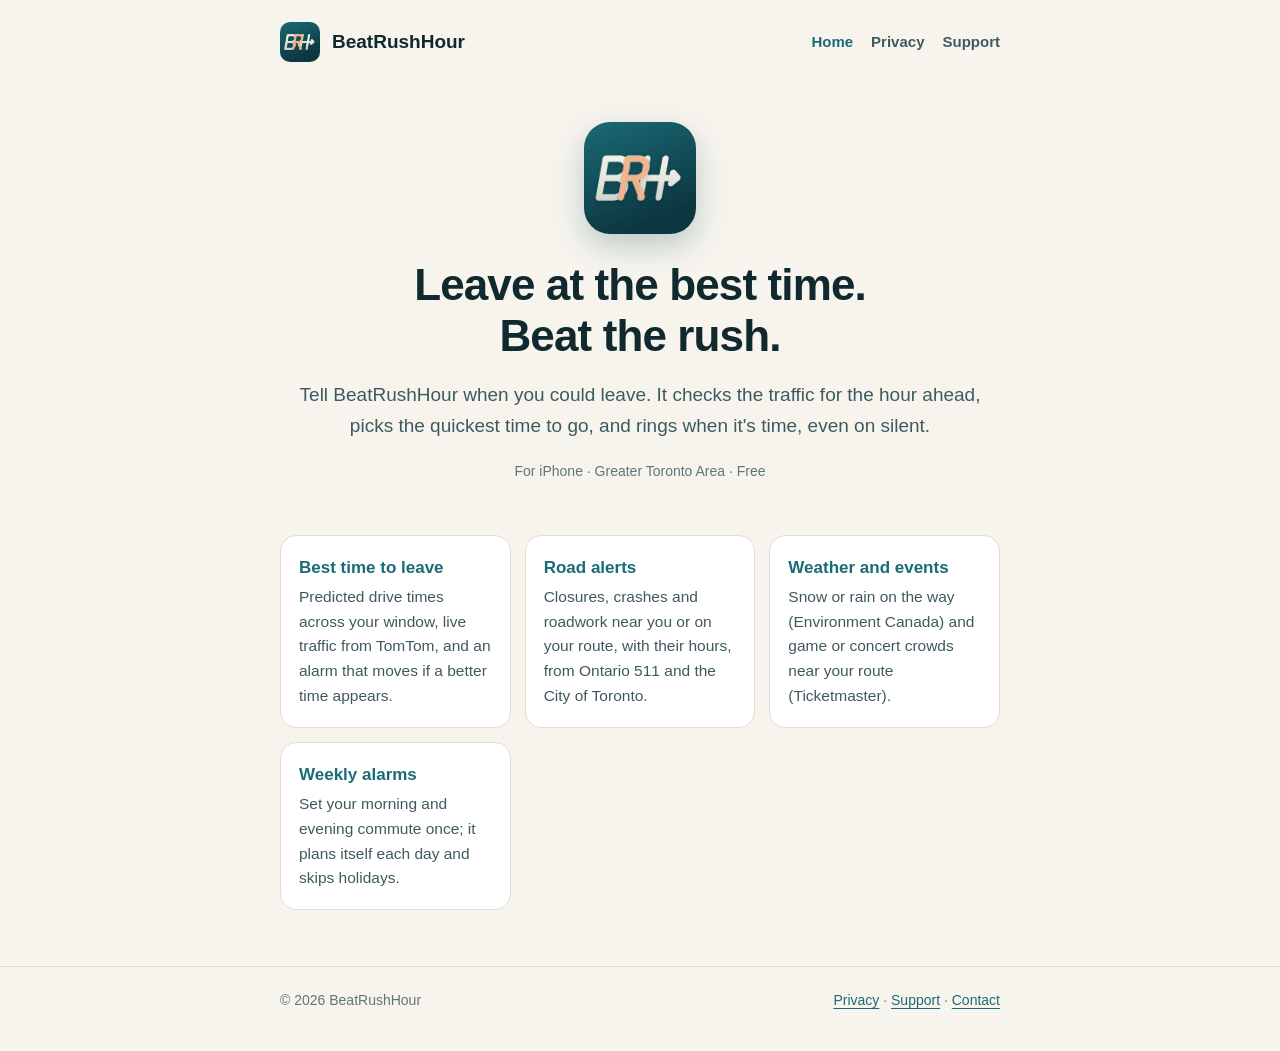
<file: index.html>
<!doctype html>
<html lang="en">
<head>
<meta charset="utf-8">
<meta name="viewport" content="width=device-width, initial-scale=1">
<title>BeatRushHour</title>
<meta name="description" content="BeatRushHour finds the best time to leave for your drive in the GTA, and wakes you when it's time.">
<link rel="icon" href="favicon.png">
<link rel="stylesheet" href="style.css">
</head>
<body>
<header><div class="wrap">
  <a class="brand" href="./"><img src="icon.png" alt="">BeatRushHour</a>
  <nav><a href="./" aria-current="page">Home</a><a href="privacy.html">Privacy</a><a href="support.html">Support</a></nav>
</div></header>
<main><div class="wrap">
<section class="hero">
  <img src="icon.png" alt="BeatRushHour app icon">
  <h1>Leave at the best time.<br>Beat the rush.</h1>
  <p class="lead">Tell BeatRushHour when you could leave. It checks the traffic for the hour ahead, picks the
  quickest time to go, and rings when it's time, even on silent.</p>
  <p class="meta">For iPhone · Greater Toronto Area · Free</p>
</section>
<div class="cards">
  <div class="card"><h3>Best time to leave</h3><p>Predicted drive times across your window, live traffic from TomTom, and an alarm that moves if a better time appears.</p></div>
  <div class="card"><h3>Road alerts</h3><p>Closures, crashes and roadwork near you or on your route, with their hours, from Ontario 511 and the City of Toronto.</p></div>
  <div class="card"><h3>Weather and events</h3><p>Snow or rain on the way (Environment Canada) and game or concert crowds near your route (Ticketmaster).</p></div>
  <div class="card"><h3>Weekly alarms</h3><p>Set your morning and evening commute once; it plans itself each day and skips holidays.</p></div>
</div>
</div></main>
<footer><div class="wrap"><span>© 2026 BeatRushHour</span><span><a href="privacy.html">Privacy</a> · <a href="support.html">Support</a> · <a href="mailto:marifali2000@gmail.com">Contact</a></span></div></footer>
</body>
</html>
</file>
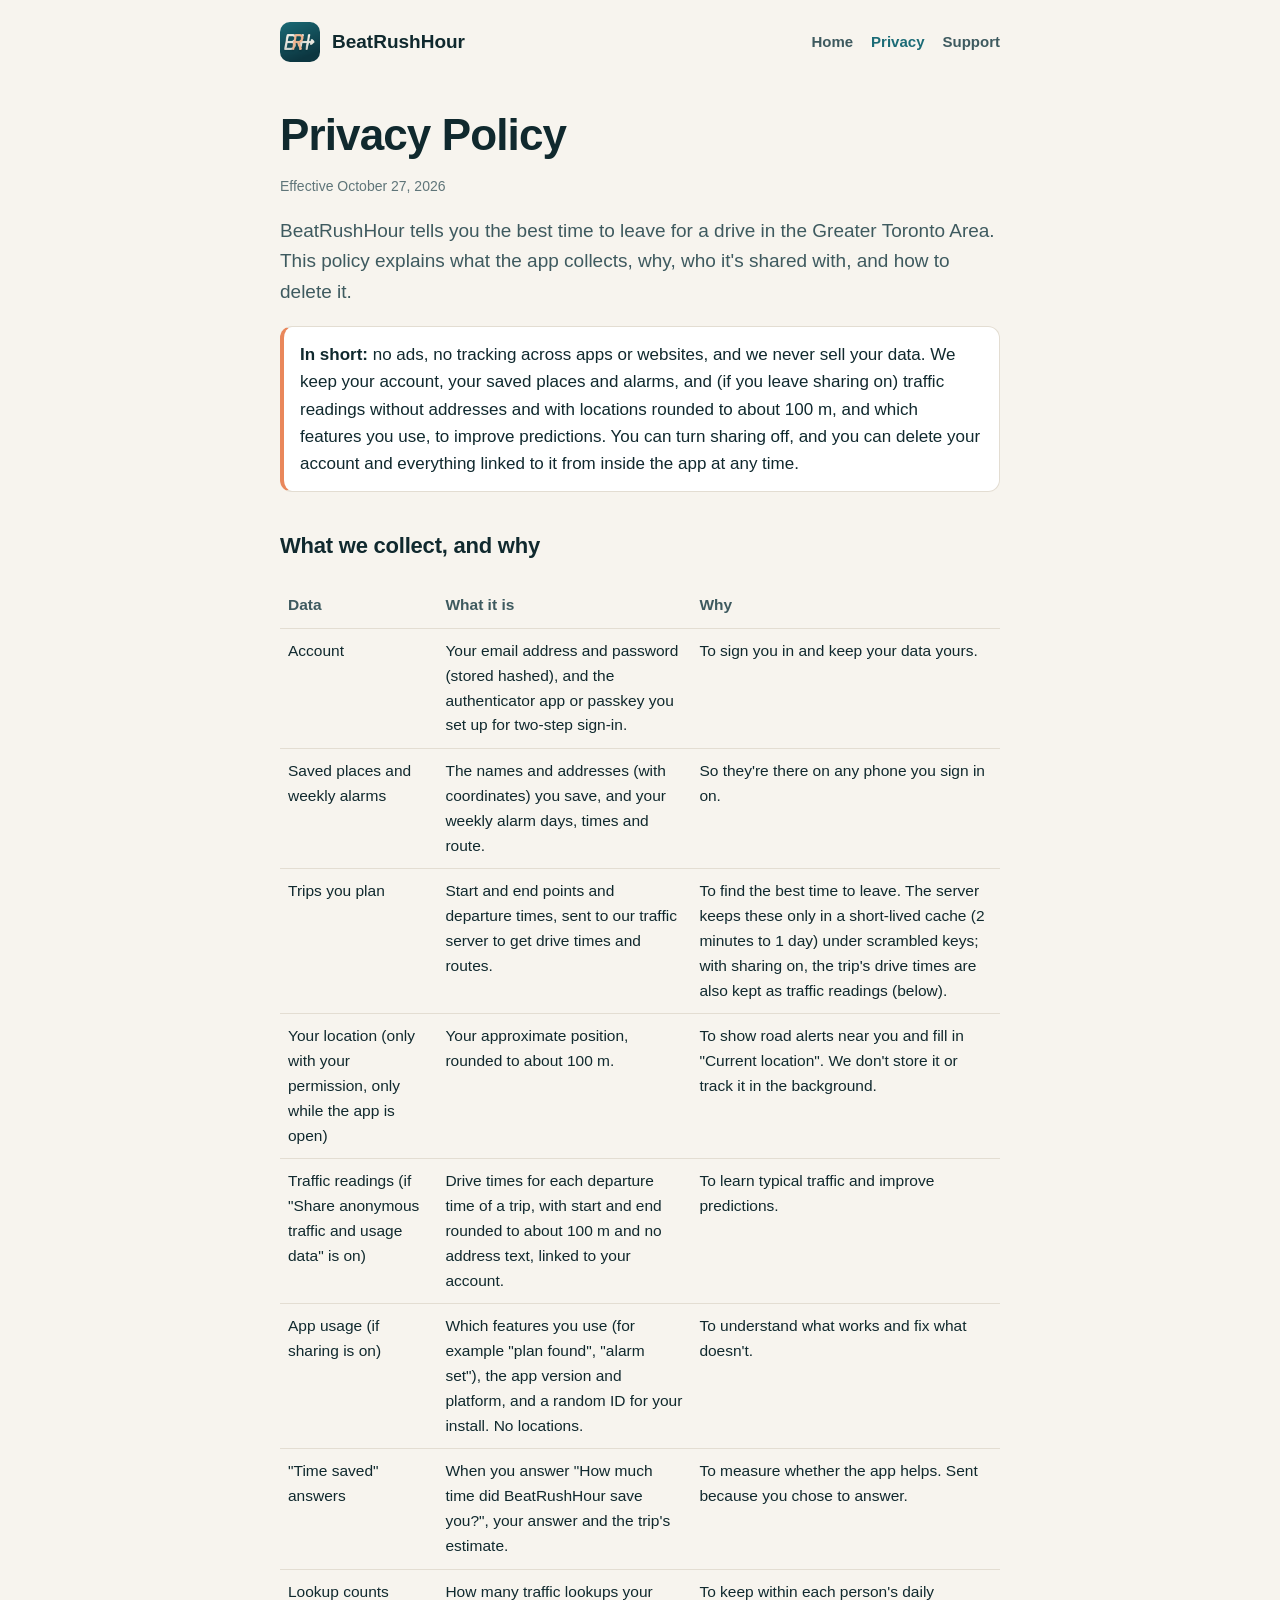
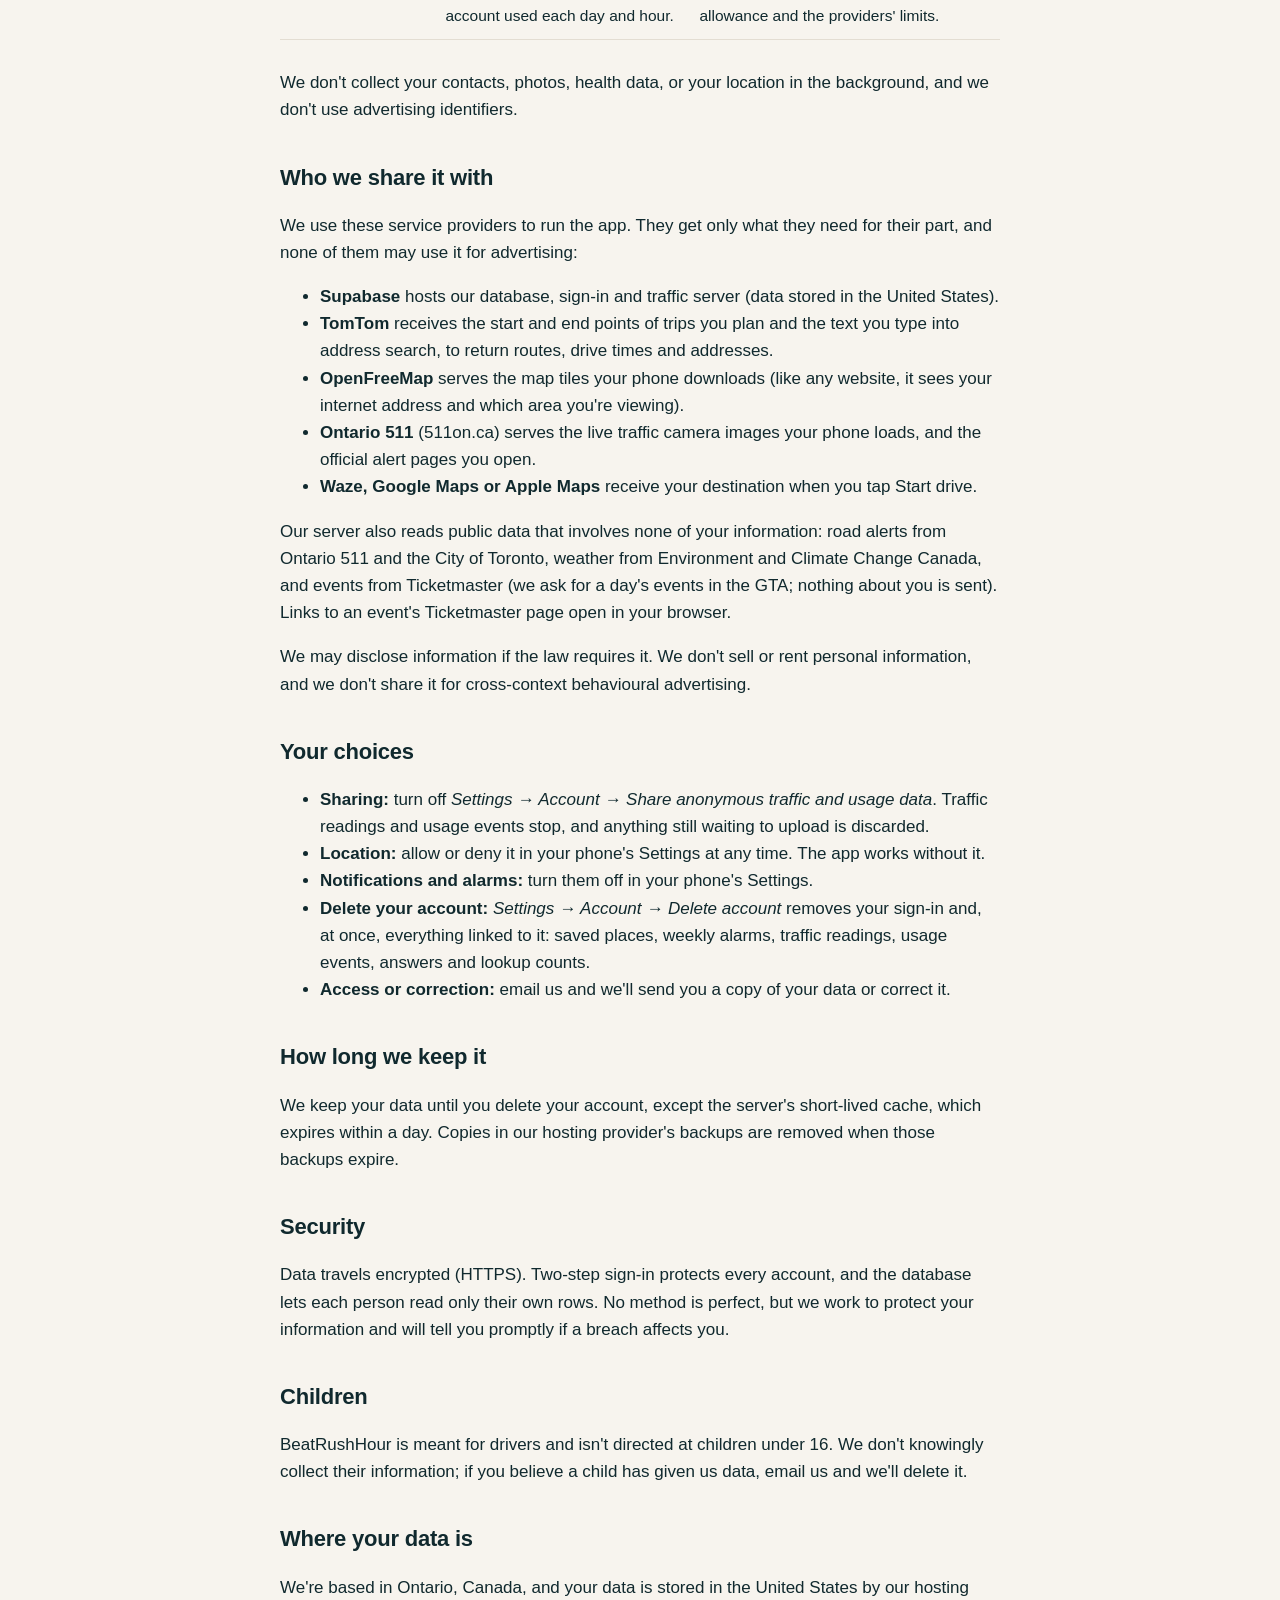
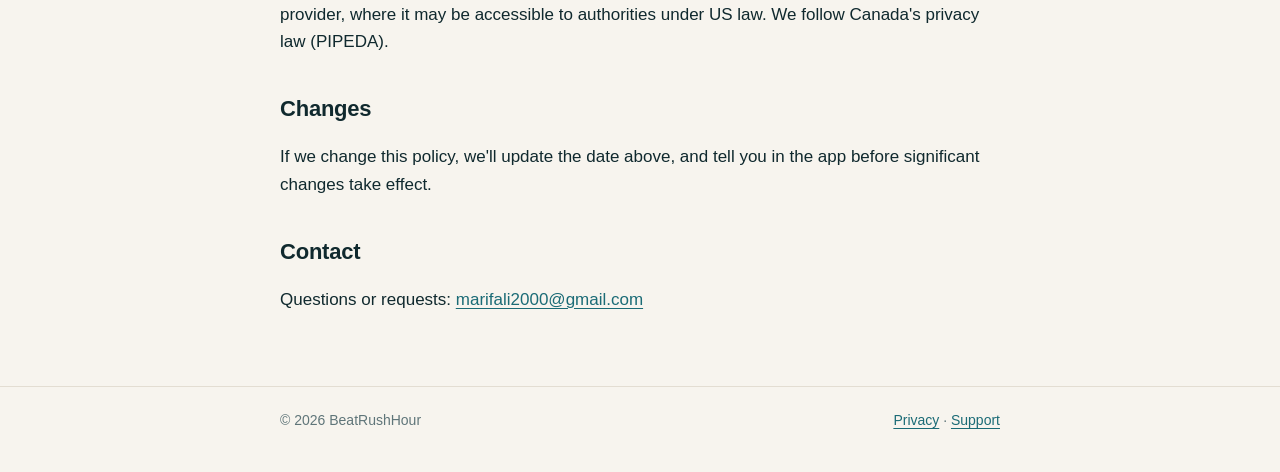
<file: privacy.html>
<!doctype html>
<html lang="en">
<head>
<meta charset="utf-8">
<meta name="viewport" content="width=device-width, initial-scale=1">
<title>Privacy Policy · BeatRushHour</title>
<meta name="description" content="What BeatRushHour collects, why, who it's shared with, and how to delete it.">
<link rel="icon" href="favicon.png">
<link rel="stylesheet" href="style.css">
</head>
<body>
<header><div class="wrap">
  <a class="brand" href="./"><img src="icon.png" alt="">BeatRushHour</a>
  <nav><a href="./">Home</a><a href="privacy.html" aria-current="page">Privacy</a><a href="support.html">Support</a></nav>
</div></header>
<main><div class="wrap">
<h1>Privacy Policy</h1>
<p class="meta">Effective October 27, 2026</p>

<p class="lead">BeatRushHour tells you the best time to leave for a drive in the Greater Toronto Area. This policy
explains what the app collects, why, who it's shared with, and how to delete it.</p>

<div class="callout"><strong>In short:</strong> no ads, no tracking across apps or websites, and we never sell your
data. We keep your account, your saved places and alarms, and (if you leave sharing on) traffic readings
without addresses and with locations rounded to about 100 m, and which features you use, to improve
predictions. You can turn sharing off, and you can delete your account and
everything linked to it from inside the app at any time.</div>

<h2>What we collect, and why</h2>
<div class="table-scroll"><table>
<thead><tr><th>Data</th><th>What it is</th><th>Why</th></tr></thead>
<tbody>
<tr><td>Account</td><td>Your email address and password (stored hashed), and the authenticator app or passkey you set up for two-step sign-in.</td><td>To sign you in and keep your data yours.</td></tr>
<tr><td>Saved places and weekly alarms</td><td>The names and addresses (with coordinates) you save, and your weekly alarm days, times and route.</td><td>So they're there on any phone you sign in on.</td></tr>
<tr><td>Trips you plan</td><td>Start and end points and departure times, sent to our traffic server to get drive times and routes.</td><td>To find the best time to leave. The server keeps these only in a short-lived cache (2 minutes to 1 day) under scrambled keys; with sharing on, the trip's drive times are also kept as traffic readings (below).</td></tr>
<tr><td>Your location (only with your permission, only while the app is open)</td><td>Your approximate position, rounded to about 100 m.</td><td>To show road alerts near you and fill in "Current location". We don't store it or track it in the background.</td></tr>
<tr><td>Traffic readings (if "Share anonymous traffic and usage data" is on)</td><td>Drive times for each departure time of a trip, with start and end rounded to about 100 m and no address text, linked to your account.</td><td>To learn typical traffic and improve predictions.</td></tr>
<tr><td>App usage (if sharing is on)</td><td>Which features you use (for example "plan found", "alarm set"), the app version and platform, and a random ID for your install. No locations.</td><td>To understand what works and fix what doesn't.</td></tr>
<tr><td>"Time saved" answers</td><td>When you answer "How much time did BeatRushHour save you?", your answer and the trip's estimate.</td><td>To measure whether the app helps. Sent because you chose to answer.</td></tr>
<tr><td>Lookup counts</td><td>How many traffic lookups your account used each day and hour.</td><td>To keep within each person's daily allowance and the providers' limits.</td></tr>
</tbody>
</table></div>
<p>We don't collect your contacts, photos, health data, or your location in the background, and we don't use
advertising identifiers.</p>

<h2>Who we share it with</h2>
<p>We use these service providers to run the app. They get only what they need for their part, and none of them
may use it for advertising:</p>
<ul>
  <li><strong>Supabase</strong> hosts our database, sign-in and traffic server (data stored in the United States).</li>
  <li><strong>TomTom</strong> receives the start and end points of trips you plan and the text you type into
  address search, to return routes, drive times and addresses.</li>
  <li><strong>OpenFreeMap</strong> serves the map tiles your phone downloads (like any website, it sees your
  internet address and which area you're viewing).</li>
  <li><strong>Ontario 511</strong> (511on.ca) serves the live traffic camera images your phone loads, and the
  official alert pages you open.</li>
  <li><strong>Waze, Google Maps or Apple Maps</strong> receive your destination when you tap Start drive.</li>
</ul>
<p>Our server also reads public data that involves none of your information: road alerts from Ontario 511 and
the City of Toronto, weather from Environment and Climate Change Canada, and events from Ticketmaster (we
ask for a day's events in the GTA; nothing about you is sent). Links to an event's Ticketmaster page open in
your browser.</p>
<p>We may disclose information if the law requires it. We don't sell or rent personal information, and we
don't share it for cross-context behavioural advertising.</p>

<h2>Your choices</h2>
<ul>
  <li><strong>Sharing:</strong> turn off <em>Settings → Account → Share anonymous traffic and usage data</em>.
  Traffic readings and usage events stop, and anything still waiting to upload is discarded.</li>
  <li><strong>Location:</strong> allow or deny it in your phone's Settings at any time. The app works without it.</li>
  <li><strong>Notifications and alarms:</strong> turn them off in your phone's Settings.</li>
  <li><strong>Delete your account:</strong> <em>Settings → Account → Delete account</em> removes your sign-in and,
  at once, everything linked to it: saved places, weekly alarms, traffic readings, usage events, answers and
  lookup counts.</li>
  <li><strong>Access or correction:</strong> email us and we'll send you a copy of your data or correct it.</li>
</ul>

<h2>How long we keep it</h2>
<p>We keep your data until you delete your account, except the server's short-lived cache, which expires within
a day. Copies in our hosting provider's backups are removed when those backups expire.</p>

<h2>Security</h2>
<p>Data travels encrypted (HTTPS). Two-step sign-in protects every account, and the database lets each person
read only their own rows. No method is perfect, but we work to protect your information and will tell you
promptly if a breach affects you.</p>

<h2>Children</h2>
<p>BeatRushHour is meant for drivers and isn't directed at children under 16. We don't knowingly collect their
information; if you believe a child has given us data, email us and we'll delete it.</p>

<h2>Where your data is</h2>
<p>We're based in Ontario, Canada, and your data is stored in the United States by our hosting provider, where it
may be accessible to authorities under US law. We follow Canada's privacy law (PIPEDA).</p>

<h2>Changes</h2>
<p>If we change this policy, we'll update the date above, and tell you in the app before significant changes take
effect.</p>

<h2>Contact</h2>
<p>Questions or requests: <a href="mailto:marifali2000@gmail.com">marifali2000@gmail.com</a></p>
</div></main>
<footer><div class="wrap"><span>© 2026 BeatRushHour</span><span><a href="privacy.html">Privacy</a> · <a href="support.html">Support</a></span></div></footer>
</body>
</html>
</file>
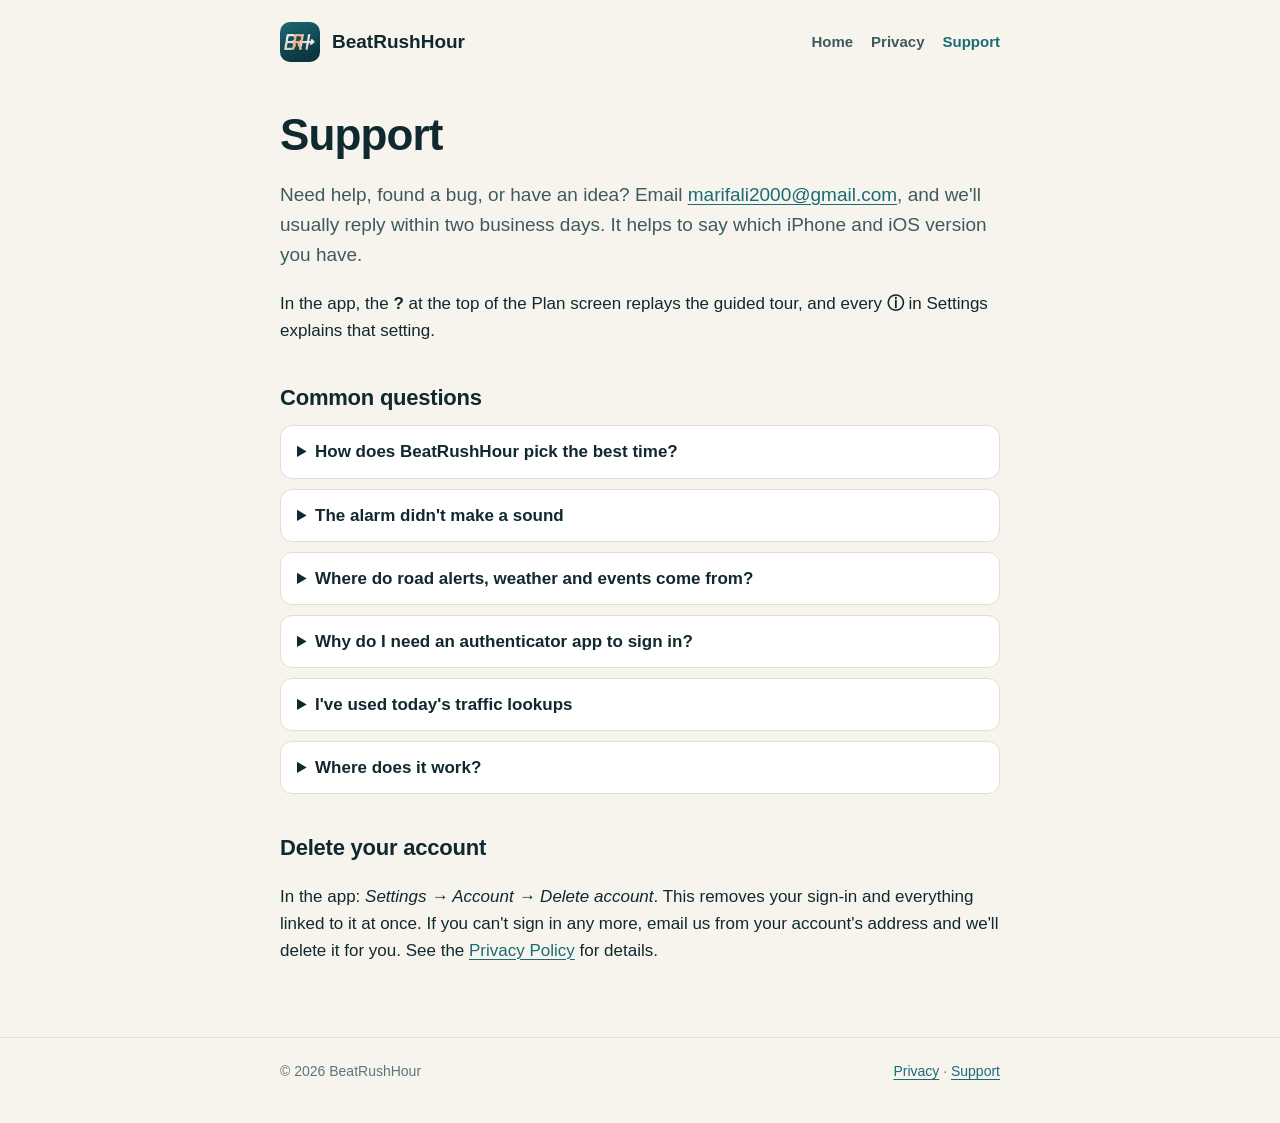
<file: support.html>
<!doctype html>
<html lang="en">
<head>
<meta charset="utf-8">
<meta name="viewport" content="width=device-width, initial-scale=1">
<title>Support · BeatRushHour</title>
<meta name="description" content="Help with BeatRushHour: alarms, road alerts, sign-in and your account.">
<link rel="icon" href="favicon.png">
<link rel="stylesheet" href="style.css">
</head>
<body>
<header><div class="wrap">
  <a class="brand" href="./"><img src="icon.png" alt="">BeatRushHour</a>
  <nav><a href="./">Home</a><a href="privacy.html">Privacy</a><a href="support.html" aria-current="page">Support</a></nav>
</div></header>
<main><div class="wrap">
<h1>Support</h1>
<p class="lead">Need help, found a bug, or have an idea? Email
<a href="mailto:marifali2000@gmail.com?subject=BeatRushHour%20support">marifali2000@gmail.com</a>, and we'll
usually reply within two business days. It helps to say which iPhone and iOS version you have.</p>
<p>In the app, the <strong>?</strong> at the top of the Plan screen replays the guided tour, and every
<strong>ⓘ</strong> in Settings explains that setting.</p>

<h2>Common questions</h2>
<details><summary>How does BeatRushHour pick the best time?</summary>
<p>You choose the earliest time you could leave, and BeatRushHour checks the predicted drive time across the hour
after it (live traffic from TomTom), then picks the quickest departure. Set the alarm and it keeps checking
until it's time, moving the alarm if a better time appears.</p></details>
<details><summary>The alarm didn't make a sound</summary>
<p>On iOS 26 or later, turn on <em>Settings → Alarm sound → Ring until stopped, even on silent</em> and allow
alarms when asked; the alarm then rings like the Clock app's, even on silent or in a Focus. If you said no
before, turn alarms on in your iPhone's Settings → Apps → BeatRushHour. On older iOS versions the phone plays the
sound once, and not when it's on silent.</p></details>
<details><summary>Where do road alerts, weather and events come from?</summary>
<p>Road closures, crashes and roadwork come from Ontario 511 (511on.ca) and the City of Toronto, weather from
Environment and Climate Change Canada, and big games and concerts from Ticketmaster. Each alert links to its
official page. Times are as published by the source.</p></details>
<details><summary>Why do I need an authenticator app to sign in?</summary>
<p>Two-step sign-in keeps your saved places and trips private even if your password leaks. Any authenticator
app works (for example Apple Passwords, Google Authenticator or Microsoft Authenticator).</p></details>
<details><summary>I've used today's traffic lookups</summary>
<p>Each account has a daily allowance of traffic lookups, which resets overnight (UTC). The gauge at the top of
the Plan screen shows what's left; a longer check interval in Settings uses fewer.</p></details>
<details><summary>Where does it work?</summary>
<p>Trip planning works anywhere in Canada. Road alerts, weather and events cover Ontario and the Greater Toronto
Area.</p></details>

<h2>Delete your account</h2>
<p>In the app: <em>Settings → Account → Delete account</em>. This removes your sign-in and everything linked to
it at once. If you can't sign in any more, email us from your account's address and we'll delete it for you.
See the <a href="privacy.html">Privacy Policy</a> for details.</p>
</div></main>
<footer><div class="wrap"><span>© 2026 BeatRushHour</span><span><a href="privacy.html">Privacy</a> · <a href="support.html">Support</a></span></div></footer>
</body>
</html>
</file>
<file: style.css>
:root {
  --bg: #F7F4EE; --card: #FFFFFF; --ink: #10292E; --ink-2: #3E5A5F; --muted: #5F7579;
  --teal: #145259; --teal-2: #1B6B76; --peach: #E9875B; --line: #E3DDD2;
  color-scheme: light dark;
}
@media (prefers-color-scheme: dark) {
  :root { --bg: #0C1F23; --card: #12292E; --ink: #EEF4F2; --ink-2: #C3D3D1; --muted: #9AB0B0; --teal: #7FD3DA; --teal-2: #9BE0E6; --peach: #FFB38A; --line: #21424A; }
}
* { box-sizing: border-box; }
html { -webkit-text-size-adjust: 100%; }
body { margin: 0; background: var(--bg); color: var(--ink); font: 17px/1.6 -apple-system, BlinkMacSystemFont, "Segoe UI", Roboto, Helvetica, Arial, sans-serif; }
a { color: var(--teal-2); text-underline-offset: 3px; }
.wrap { max-width: 760px; margin: 0 auto; padding: 0 20px; }
header { padding: 22px 0; }
header .wrap { display: flex; align-items: center; justify-content: space-between; gap: 16px; flex-wrap: wrap; }
.brand { display: flex; align-items: center; gap: 12px; text-decoration: none; color: var(--ink); font-weight: 800; font-size: 19px; }
.brand img { width: 40px; height: 40px; border-radius: 10px; }
nav { display: flex; gap: 18px; font-weight: 600; font-size: 15px; }
nav a { color: var(--ink-2); text-decoration: none; }
nav a[aria-current="page"] { color: var(--teal-2); }
main { padding: 8px 0 56px; }
h1 { font-size: clamp(30px, 6vw, 44px); line-height: 1.15; letter-spacing: -0.02em; margin: 18px 0 10px; }
h2 { font-size: 22px; margin: 36px 0 8px; letter-spacing: -0.01em; }
h3 { font-size: 17px; margin: 22px 0 4px; }
.lead { font-size: 19px; color: var(--ink-2); }
.meta { color: var(--muted); font-size: 14px; }
.hero { text-align: center; padding: 30px 0 10px; }
.hero img { width: 112px; height: 112px; border-radius: 26px; box-shadow: 0 12px 30px rgba(20, 82, 89, .25); }
.cards { display: grid; grid-template-columns: repeat(auto-fit, minmax(210px, 1fr)); gap: 14px; margin-top: 28px; }
.card { background: var(--card); border: 1px solid var(--line); border-radius: 16px; padding: 18px; }
.card h3 { margin-top: 0; color: var(--teal-2); }
.card p { margin: 0; color: var(--ink-2); font-size: 15.5px; }
.table-scroll { overflow-x: auto; }
table { width: 100%; border-collapse: collapse; margin: 12px 0; font-size: 15.5px; }
th, td { text-align: left; vertical-align: top; padding: 10px 8px; border-bottom: 1px solid var(--line); }
th { color: var(--ink-2); font-weight: 700; }
.callout { background: var(--card); border: 1px solid var(--line); border-left: 4px solid var(--peach); border-radius: 12px; padding: 14px 16px; margin: 18px 0; }
details { background: var(--card); border: 1px solid var(--line); border-radius: 12px; padding: 12px 16px; margin: 10px 0; }
summary { cursor: pointer; font-weight: 700; }
footer { border-top: 1px solid var(--line); padding: 22px 0 40px; color: var(--muted); font-size: 14px; }
footer .wrap { display: flex; gap: 16px; flex-wrap: wrap; justify-content: space-between; }
</file>
